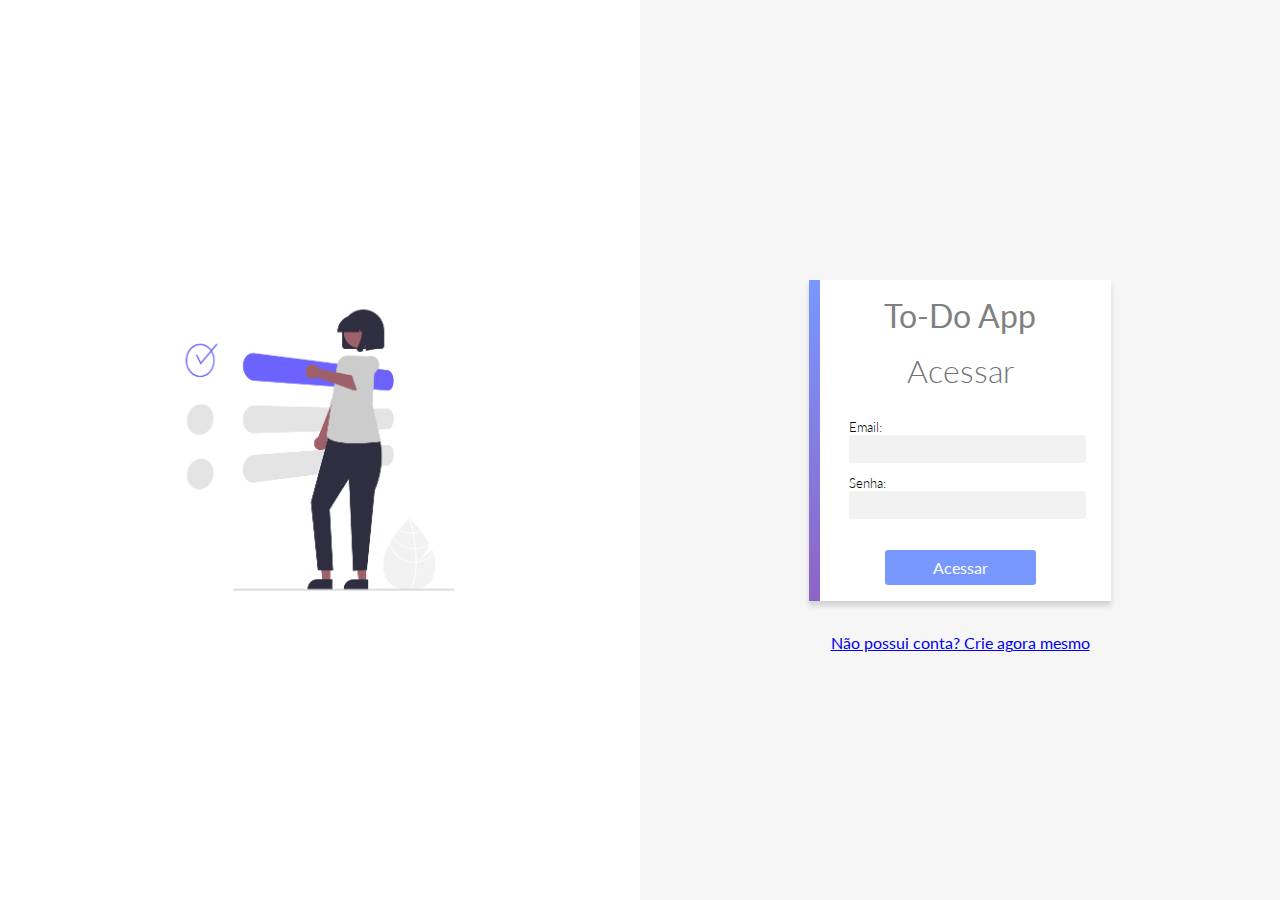
<file: index.html>
<!DOCTYPE html>
<html lang="pt-BR">

<head>
  <meta charset="UTF-8">
  <meta http-equiv="X-UA-Compatible" content="IE=edge">
  <meta name="viewport" content="width=device-width, initial-scale=1.0">
  <title>To-Do App</title>

  <!-- ---------------- estilos compartilhados entre login e signup ---------------- -->
  <link rel="stylesheet" href="styles/login.css">

  <!-- ---------------------- lógica aplicada no login ----------------------- -->
  <script src="./scripts/utils.js" defer></script>
  <script src="./scripts/index.js" defer></script>

</head>

<body>
   <!-- SPINNER HTML -->
   <div class="spinner-container">
    <div class="spinner"></div>
  </div>
  <!-- SPINNER HTML -->

  <div class="left">
    <img src="./assets/pessoa-login.png" alt="">
  </div>

  <div class="right">
    <form id="form_login">
      <div class="form-header">
        <p>To-Do App</p>
      </div>
      <h1>Acessar</h1>

      <label>
        Email:
        <input id="email" type="email"  required>
      </label>
      <label>
        Senha:
        <input id="password" type="password" required>
      </label>

      <button id="btnSubmit" type="submit">Acessar</button>

    </form>
    <div class="ingressar">
      <a href="signup.html">Não possui conta? Crie agora mesmo</a>
    </div>
  </div>

</body>

</html>
</file>
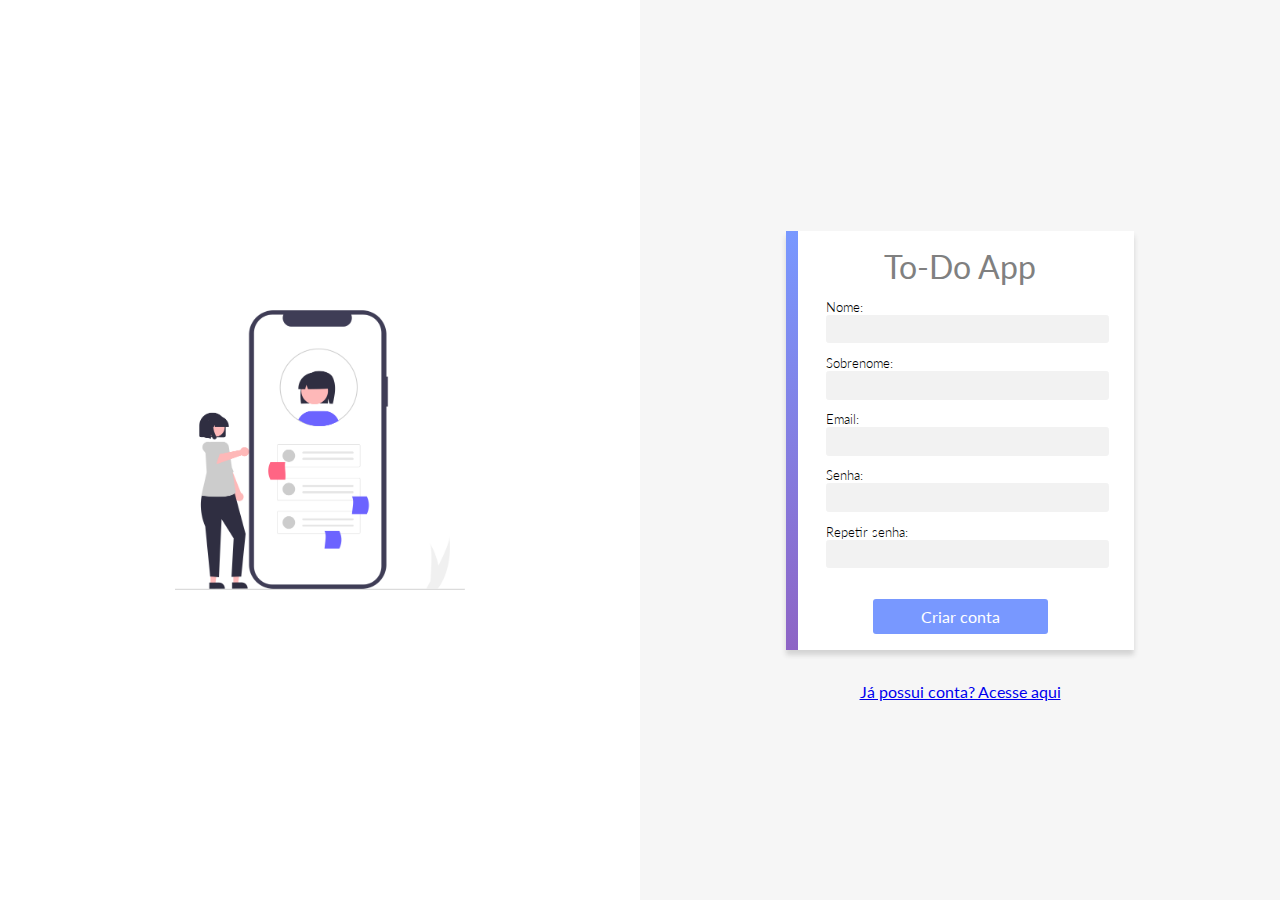
<file: signup.html>
<!DOCTYPE html>
<html lang="pt-BR">

<head>
  <meta charset="UTF-8">
  <meta http-equiv="X-UA-Compatible" content="IE=edge">
  <meta name="viewport" content="width=device-width, initial-scale=1.0">
  <title>To-Do App</title>

  <!-- ---------------- estilos compartilhados entre login e signup ---------------- -->
  <link rel="stylesheet" href="./styles/login.css">

  <!-- ---------------------- lógica aplicada no registro -------------------- -->
  <script src="./scripts/utils.js" defer></script>
  <script src="./scripts/signup.js" defer></script>

</head>

<body>
   <!-- SPINNER HTML -->
   <div class="spinner-container">
    <div class="spinner"></div>
  </div>
  <!-- SPINNER HTML -->
  
  <div class="left">
    <img src="./assets/pessoa-signup.png" alt="">
  </div>
  <div class="right">
    <form  id="form_register">
      <div class="form-header">
        <p>To-Do App</p>
      </div>

      <label>
        Nome:
        <input id="firstName" type="text" required>
      </label>
      <label>
        Sobrenome:
        <input id="lastName" type="text" required>
      </label>
      <label>
        Email:
        <input id="email" type="email" required>
      </label>
      <label>
        Senha:
        <input id="password" type="password" title ="A senha deve ter entre 8 e 25 caracteres, contendo ao menos uma letra maiúscula, uma letra minúscula, um número e um caractere especial." required>
      </label>
      <label>
        Repetir senha:
        <input id="confPassword" type="password" title="A confirmação de senha deve ser igual à senha." required>
      </label>

      <button id="btnCadastrar" disabled>Criar conta</button>

    </form>
    <div class="ingressar">
      <a href="index.html">Já possui conta? Acesse aqui</a>
    </div>
  </div>

</body>

</html>
</file>
<file: styles/login.css>
@import url('./common.css');

body{
  display: flex;
}

h1 {
  color: rgb(116, 116, 116);
  font-weight: 300;
  margin: .5em 0;
}

form {
  position: relative;
  max-width: 26em;
  background-color: white;
  display: flex;
  align-items: center;
  flex-direction: column;
  margin: 2em auto;
  box-shadow: 0 5px 5px lightgrey;
  padding: 1em 2.5em;
  box-sizing: border-box;
}

form:after {
  position: absolute;
  content: '';
  width: .7em;
  height: 100%;
  top: 0;
  left: 0;
  background: linear-gradient(var(--primary), var(--secondary));
}


input {
  width: 100%;
  padding: .4em .5em;
  background-color: var(--app-grey);
  border: 1px solid var(--app-grey);
  border-radius: .2em;
}

input:focus {
  outline: none;
  border: 1px solid lightgrey;
}

label {
  width: 100%;
  font-weight: 300;
  margin-bottom: -.1em;
  margin-top: 1em;
  font-size: .8em;
}

button {
  padding: .5em 3em;
  background-color: var(--primary);
  color: white;
  margin-top: 2em;
  font-weight: 400;
  font-size: 1em;
}

.form-header {
  color: grey;
  font-size: 2em;
}
.ingressar{
  text-align: center;
}
.left{
  width: 50%;
  background-color: white;
  text-align: center;
  display: flex;
  align-items: center;
  justify-content: center;
}
.left img{
  width:60%;
}
.right{
  width: 50%;
  display: flex;
  flex-direction: column;
  align-items: center;
  justify-content: center;
}

.error{
  border: 1px solid #970000;
}
</file>
